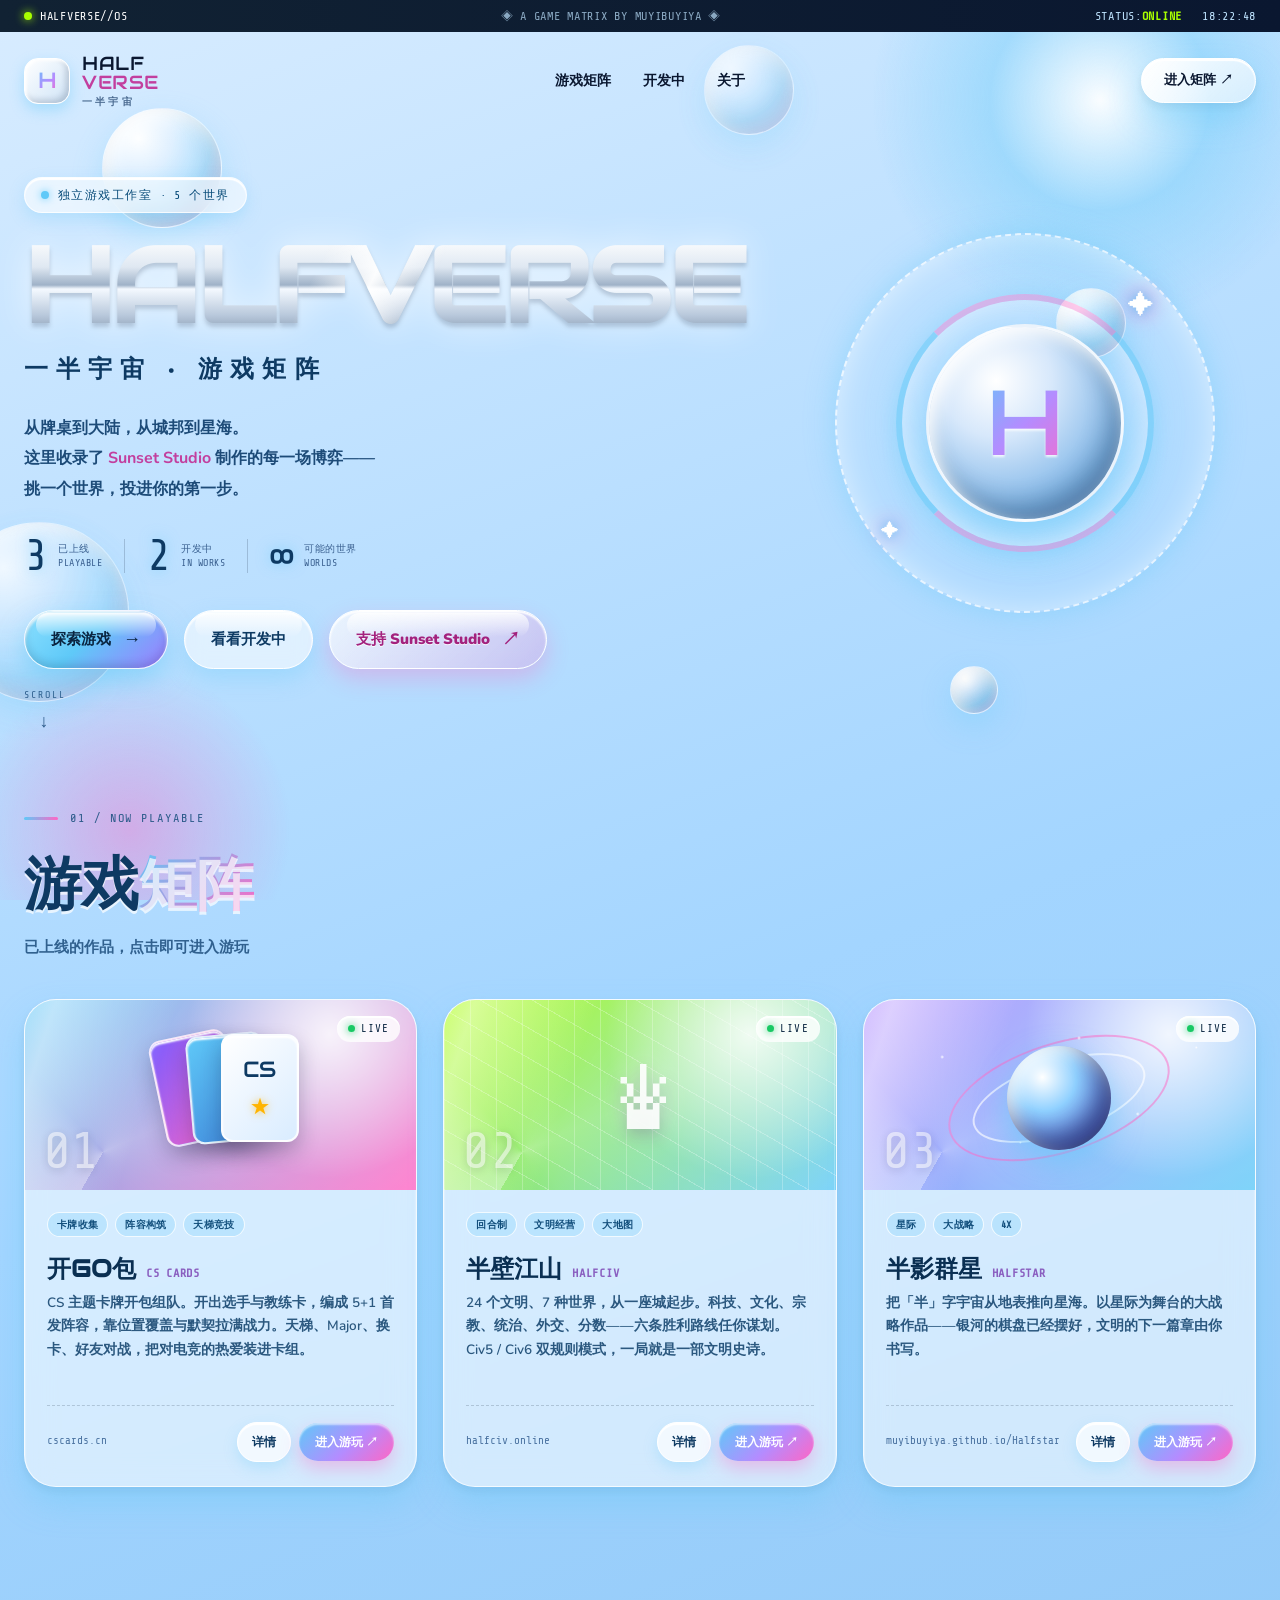
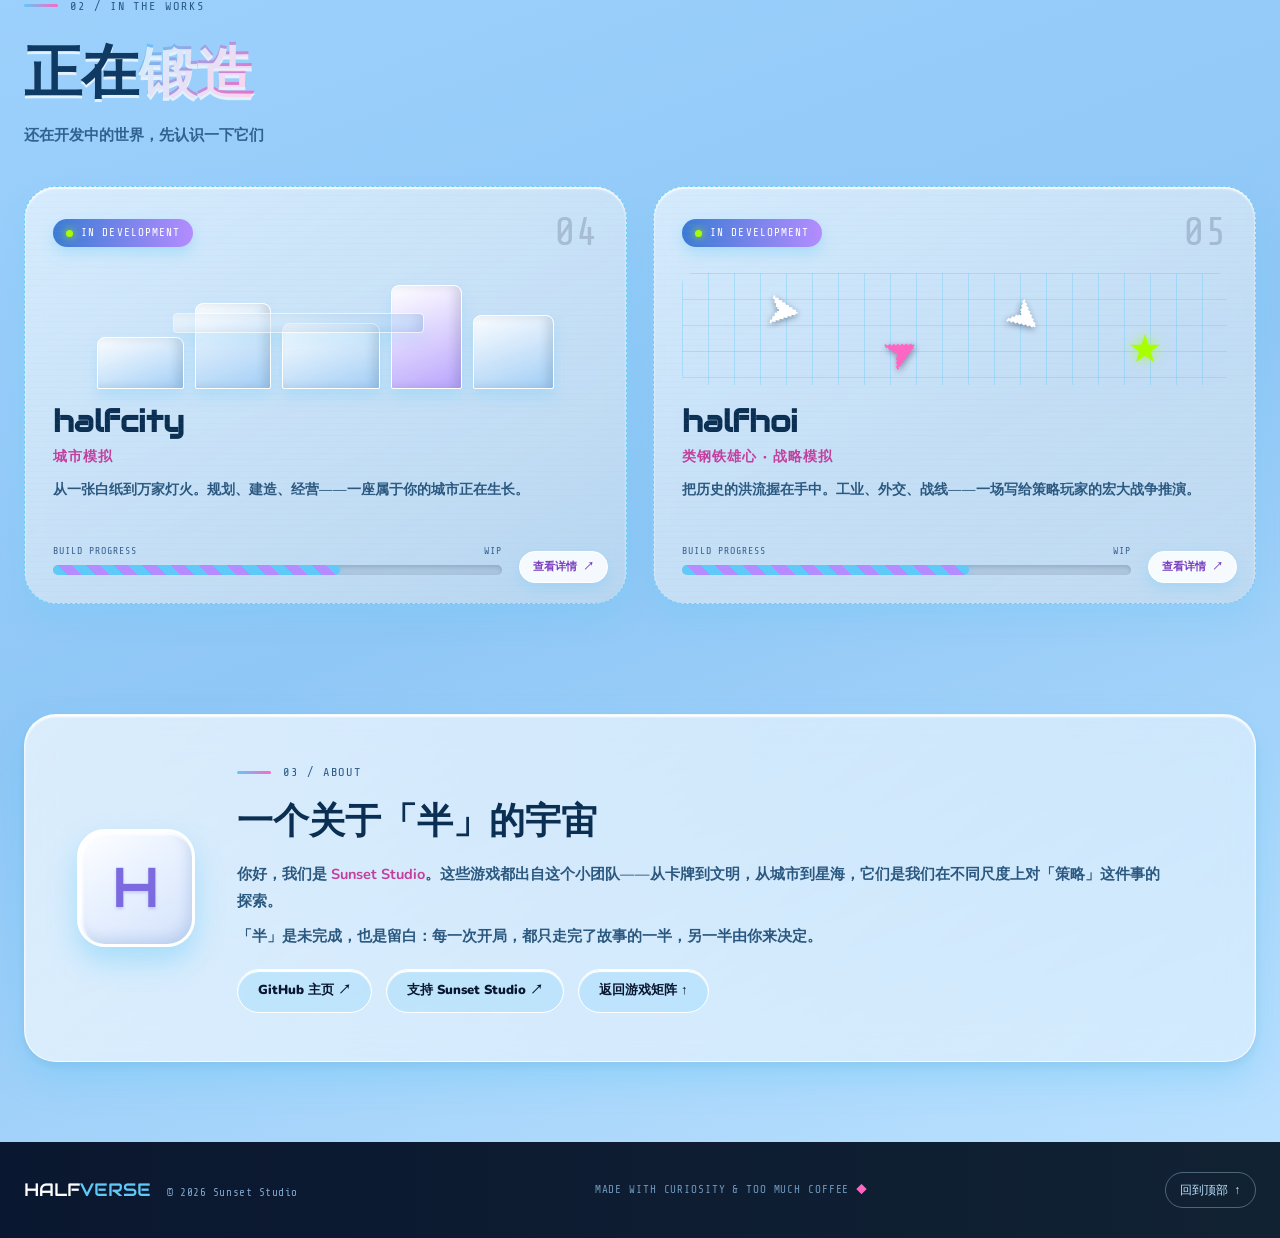
<file: index.html>
<!DOCTYPE html>
<html lang="zh-CN">
<head>
<meta charset="UTF-8">
<meta name="viewport" content="width=device-width, initial-scale=1.0">
<meta name="description" content="一半宇宙 HALFVERSE — 由 Sunset Studio 制作的游戏矩阵。开GO包、半壁江山、半影群星现已上线，halfcity、halfhoi 开发中。">
<meta name="theme-color" content="#a3d5ff">
<title>HALFVERSE · 一半宇宙 — 游戏矩阵</title>
<link rel="preconnect" href="https://fonts.googleapis.com">
<link rel="preconnect" href="https://fonts.gstatic.com" crossorigin>
<link href="https://fonts.googleapis.com/css2?family=Audiowide&family=Chakra+Petch:wght@500;600;700&family=Nunito:wght@400;600;700;800;900&family=Share+Tech+Mono&display=swap" rel="stylesheet">
<link rel="stylesheet" href="styles.css">
</head>
<body>

<!-- 背景层：漂浮气泡 + 镜头光晕 + 网格 -->
<div class="backdrop" aria-hidden="true">
  <div class="grid-floor"></div>
  <div class="orb orb-1"></div>
  <div class="orb orb-2"></div>
  <div class="orb orb-3"></div>
  <div class="orb orb-4"></div>
  <div class="orb orb-5"></div>
  <div class="lens-flare lens-flare-a"></div>
  <div class="lens-flare lens-flare-b"></div>
</div>

<!-- 系统状态条 -->
<div class="sysbar" aria-hidden="true">
  <div class="sysbar-inner">
    <span class="sysbar-brand"><span class="sys-led"></span>HALFVERSE//OS</span>
    <span class="sysbar-mid">◈ A GAME MATRIX BY MUYIBUYIYA ◈</span>
    <span class="sysbar-right">STATUS:<b>ONLINE</b> &nbsp; <span id="sysclock">00:00:00</span></span>
  </div>
</div>

<!-- 导航 -->
<header class="topnav">
  <a class="logo" href="#top">
    <span class="logo-mark" aria-hidden="true">
      <span class="logo-glyph">H</span>
    </span>
    <span class="logo-text">HALF<span class="logo-accent">VERSE</span><small>一半宇宙</small></span>
  </a>
  <nav class="nav-links" aria-label="主导航">
    <a href="#games">游戏矩阵</a>
    <a href="#pipeline">开发中</a>
    <a href="#about">关于</a>
  </nav>
  <a class="nav-cta" href="#games">进入矩阵 <span aria-hidden="true">↗</span></a>
</header>

<main id="top">

  <!-- HERO -->
  <section class="hero">
    <div class="hero-content">
      <div class="hero-badge"><span class="badge-dot"></span> 独立游戏工作室 · 5 个世界</div>

      <h1 class="hero-title">
        <span class="chrome-line" data-text="HALFVERSE">HALFVERSE</span>
        <span class="hero-cn">一半宇宙 · 游戏矩阵</span>
      </h1>

      <p class="hero-desc">
        从牌桌到大陆，从城邦到星海。<br>
        这里收录了 <strong>Sunset Studio</strong> 制作的每一场博弈——<br class="only-desktop">
        挑一个世界，投进你的第一步。
      </p>

      <div class="hero-stats">
        <div class="stat">
          <span class="stat-num" data-count="3">3</span>
          <span class="stat-label">已上线<br>PLAYABLE</span>
        </div>
        <div class="stat-sep"></div>
        <div class="stat">
          <span class="stat-num" data-count="2">2</span>
          <span class="stat-label">开发中<br>IN WORKS</span>
        </div>
        <div class="stat-sep"></div>
        <div class="stat">
          <span class="stat-num">∞</span>
          <span class="stat-label">可能的世界<br>WORLDS</span>
        </div>
      </div>

      <div class="hero-actions">
        <a class="jelly-btn jelly-primary" href="#games">
          <span class="btn-gloss"></span>
          <span class="btn-label">探索游戏</span>
          <span class="btn-arrow" aria-hidden="true">→</span>
        </a>
        <a class="jelly-btn jelly-ghost" href="#pipeline">
          <span class="btn-gloss"></span>
          <span class="btn-label">看看开发中</span>
        </a>
        <a class="jelly-btn jelly-support" href="https://space.bilibili.com/351545906?spm_id_from=333.1007.0.0" target="_blank" rel="noopener noreferrer">
          <span class="btn-gloss"></span>
          <span class="btn-label">支持 Sunset Studio</span>
          <span class="btn-arrow" aria-hidden="true">↗</span>
        </a>
      </div>
    </div>

    <div class="hero-emblem" aria-hidden="true">
      <div class="emblem-ring ring-outer"></div>
      <div class="emblem-ring ring-mid"></div>
      <div class="emblem-core">
        <span>H</span>
      </div>
      <div class="emblem-spark spark-1">✦</div>
      <div class="emblem-spark spark-2">✦</div>
    </div>

    <a class="scroll-cue" href="#games" aria-label="向下滚动">
      <span>SCROLL</span>
      <span class="scroll-arrow" aria-hidden="true">↓</span>
    </a>
  </section>

  <!-- 游戏矩阵 -->
  <section class="section" id="games">
    <div class="section-head">
      <div class="section-kicker"><span class="kicker-line"></span> 01 / NOW PLAYABLE</div>
      <h2 class="section-title">游戏<span>矩阵</span></h2>
      <p class="section-sub">已上线的作品，点击即可进入游玩</p>
    </div>

    <div class="game-grid">

      <!-- 开GO包 -->
      <article class="game-card clickable" data-detail="cscards" style="--card-a:#5fc9f8; --card-b:#ff66c4;">
        <span class="detail-hint">查看详情 ↗</span>
        <div class="card-visual visual-cards" aria-hidden="true">
          <div class="viz-card viz-card-back"></div>
          <div class="viz-card viz-card-mid"></div>
          <div class="viz-card viz-card-front">
            <span class="viz-card-suit">CS</span>
            <span class="viz-card-star">★</span>
          </div>
          <span class="card-index">01</span>
          <span class="card-status"><span class="dot-live"></span> LIVE</span>
        </div>
        <div class="card-body">
          <div class="card-tags">
            <span class="tag">卡牌收集</span><span class="tag">阵容构筑</span><span class="tag">天梯竞技</span>
          </div>
          <h3 class="card-title">开GO包<small>CS CARDS</small></h3>
          <p class="card-desc">CS 主题卡牌开包组队。开出选手与教练卡，编成 5+1 首发阵容，靠位置覆盖与默契拉满战力。天梯、Major、换卡、好友对战，把对电竞的热爱装进卡组。</p>
          <div class="card-foot">
            <span class="card-domain">cscards.cn</span>
            <span class="card-actions">
              <a class="detail-btn" href="game.html?g=cscards">详情</a>
              <a class="play-btn" href="https://cscards.cn" target="_blank" rel="noopener noreferrer">
                进入游玩 <span aria-hidden="true">↗</span>
              </a>
            </span>
          </div>
        </div>
      </article>

      <!-- 半壁江山 -->
      <article class="game-card clickable" data-detail="halfciv" style="--card-a:#a8ff00; --card-b:#5fc9f8;">
        <span class="detail-hint">查看详情 ↗</span>
        <div class="card-visual visual-civ" aria-hidden="true">
          <div class="viz-hex-grid"></div>
          <div class="viz-crown">♛</div>
          <span class="card-index">02</span>
          <span class="card-status"><span class="dot-live"></span> LIVE</span>
        </div>
        <div class="card-body">
          <div class="card-tags">
            <span class="tag">回合制</span><span class="tag">文明经营</span><span class="tag">大地图</span>
          </div>
          <h3 class="card-title">半壁江山<small>HALFCIV</small></h3>
          <p class="card-desc">24 个文明、7 种世界，从一座城起步。科技、文化、宗教、统治、外交、分数——六条胜利路线任你谋划。Civ5 / Civ6 双规则模式，一局就是一部文明史诗。</p>
          <div class="card-foot">
            <span class="card-domain">halfciv.online</span>
            <span class="card-actions">
              <a class="detail-btn" href="game.html?g=halfciv">详情</a>
              <a class="play-btn" href="https://halfciv.online" target="_blank" rel="noopener noreferrer">
                进入游玩 <span aria-hidden="true">↗</span>
              </a>
            </span>
          </div>
        </div>
      </article>

      <!-- 半影群星 -->
      <article class="game-card clickable" data-detail="halfstar" style="--card-a:#b48cff; --card-b:#5fc9f8;">
        <span class="detail-hint">查看详情 ↗</span>
        <div class="card-visual visual-stars" aria-hidden="true">
          <div class="viz-orbit orbit-1"></div>
          <div class="viz-orbit orbit-2"></div>
          <div class="viz-planet"></div>
          <div class="viz-starfield"></div>
          <span class="card-index">03</span>
          <span class="card-status"><span class="dot-live"></span> LIVE</span>
        </div>
        <div class="card-body">
          <div class="card-tags">
            <span class="tag">星际</span><span class="tag">大战略</span><span class="tag">4X</span>
          </div>
          <h3 class="card-title">半影群星<small>HALFSTAR</small></h3>
          <p class="card-desc">把「半」字宇宙从地表推向星海。以星际为舞台的大战略作品——银河的棋盘已经摆好，文明的下一篇章由你书写。</p>
          <div class="card-foot">
            <span class="card-domain">muyibuyiya.github.io/Halfstar</span>
            <span class="card-actions">
              <a class="detail-btn" href="game.html?g=halfstar">详情</a>
              <a class="play-btn" href="https://muyibuyiya.github.io/Halfstar/" target="_blank" rel="noopener noreferrer">
                进入游玩 <span aria-hidden="true">↗</span>
              </a>
            </span>
          </div>
        </div>
      </article>

    </div>
  </section>

  <!-- 开发中 -->
  <section class="section section-pipeline" id="pipeline">
    <div class="section-head">
      <div class="section-kicker"><span class="kicker-line"></span> 02 / IN THE WORKS</div>
      <h2 class="section-title">正在<span>锻造</span></h2>
      <p class="section-sub">还在开发中的世界，先认识一下它们</p>
    </div>

    <div class="pipeline-grid">

      <article class="wip-card clickable" data-detail="halfcity">
        <a class="wip-link" href="game.html?g=halfcity" aria-label="查看 halfcity 详情">查看详情 ↗</a>
        <div class="wip-scanline" aria-hidden="true"></div>
        <div class="wip-top">
          <span class="wip-badge"><span class="wip-pulse"></span> IN DEVELOPMENT</span>
          <span class="wip-num">04</span>
        </div>
        <div class="wip-icon" aria-hidden="true">
          <div class="city-block b1"></div><div class="city-block b2"></div>
          <div class="city-block b3"></div><div class="city-block b4"></div>
          <div class="city-block b5"></div><div class="city-block b6"></div>
        </div>
        <h3 class="wip-title">halfcity</h3>
        <p class="wip-zh">城市模拟</p>
        <p class="wip-desc">从一张白纸到万家灯火。规划、建造、经营——一座属于你的城市正在生长。</p>
        <div class="progress-wrap">
          <div class="progress-label"><span>BUILD PROGRESS</span><span>WIP</span></div>
          <div class="progress-track"><div class="progress-fill"></div></div>
        </div>
      </article>

      <article class="wip-card clickable" data-detail="halfhoi">
        <a class="wip-link" href="game.html?g=halfhoi" aria-label="查看 halfhoi 详情">查看详情 ↗</a>
        <div class="wip-scanline" aria-hidden="true"></div>
        <div class="wip-top">
          <span class="wip-badge"><span class="wip-pulse"></span> IN DEVELOPMENT</span>
          <span class="wip-num">05</span>
        </div>
        <div class="wip-icon wip-icon-hoi" aria-hidden="true">
          <div class="hoi-grid"></div>
          <div class="hoi-arrow a1">➤</div>
          <div class="hoi-arrow a2">➤</div>
          <div class="hoi-arrow a3">➤</div>
          <div class="hoi-star">★</div>
        </div>
        <h3 class="wip-title">halfhoi</h3>
        <p class="wip-zh">类钢铁雄心 · 战略模拟</p>
        <p class="wip-desc">把历史的洪流握在手中。工业、外交、战线——一场写给策略玩家的宏大战争推演。</p>
        <div class="progress-wrap">
          <div class="progress-label"><span>BUILD PROGRESS</span><span>WIP</span></div>
          <div class="progress-track"><div class="progress-fill"></div></div>
        </div>
      </article>

    </div>
  </section>

  <!-- 关于 -->
  <section class="about" id="about">
    <div class="about-glass">
      <div class="about-emblem" aria-hidden="true">H</div>
      <div class="about-copy">
        <div class="section-kicker"><span class="kicker-line"></span> 03 / ABOUT</div>
        <h2 class="about-title">一个关于「半」的宇宙</h2>
        <p>你好，我们是 <strong>Sunset Studio</strong>。这些游戏都出自这个小团队——从卡牌到文明，从城市到星海，它们是我们在不同尺度上对「策略」这件事的探索。</p>
        <p>「半」是未完成，也是留白：每一次开局，都只走完了故事的一半，另一半由你来决定。</p>
        <div class="about-links">
          <a href="https://github.com/muyibuyiya" target="_blank" rel="noopener noreferrer">GitHub 主页 <span aria-hidden="true">↗</span></a>
          <a href="https://space.bilibili.com/351545906?spm_id_from=333.1007.0.0" target="_blank" rel="noopener noreferrer">支持 Sunset Studio <span aria-hidden="true">↗</span></a>
          <a href="#games">返回游戏矩阵 <span aria-hidden="true">↑</span></a>
        </div>
      </div>
    </div>
  </section>

</main>

<!-- 页脚 -->
<footer class="footer">
  <div class="footer-inner">
    <div class="footer-brand">HALF<span>VERSE</span> <small>© 2026 Sunset Studio</small></div>
    <div class="footer-note">MADE WITH CURIOSITY &amp; TOO MUCH COFFEE <span class="footer-heart">◆</span></div>
    <a class="backtop" href="#top">回到顶部 ↑</a>
  </div>
</footer>

<script src="script.js"></script>
</body>
</html>
</file>
<file: styles.css>
/* ============================================================
   HALFVERSE — Y2K / Frutiger Aero Retrofuturism
   Recipe palette + tokens (from web-design-engineer style recipe)
   ground #A3D5FF / chrome #E0E4EA · glass cyan→magenta
   chrome #C4C9D2→#F2F4F8 · acid #A8FF00 · ink #000/#FFF
   ============================================================ */
:root{
  --ground:#a3d5ff;
  --ground-2:#c9e6ff;
  --silver:#e0e4ea;
  --cyan:#5fc9f8;
  --magenta:#ff66c4;
  --violet:#b48cff;
  --acid:#a8ff00;
  --ink:#0a1730;
  --white:#ffffff;
  --glass-bg:rgba(255,255,255,.55);
  --glass-line:rgba(255,255,255,.75);
  --glass-shadow:0 16px 32px rgba(95,201,248,.35), 0 4px 10px rgba(10,23,48,.08);

  --r-sm:16px;
  --r-md:24px;
  --r-lg:32px;
  --r-pill:9999px;

  --spring:cubic-bezier(.34,1.56,.64,1);
  --ease:cubic-bezier(.22,1,.36,1);

  --font-display:'Audiowide', 'Chakra Petch', sans-serif;
  --font-body:'Nunito','Microsoft YaHei','PingFang SC',sans-serif;
  --font-mono:'Share Tech Mono',monospace;
}

*,*::before,*::after{box-sizing:border-box;margin:0;padding:0;}
html{scroll-behavior:smooth;}
body{
  font-family:var(--font-body);
  color:var(--ink);
  background:linear-gradient(160deg,#d8ecff 0%,var(--ground) 38%,#8fc7f6 72%,#bfe3ff 100%);
  min-height:100vh;
  overflow-x:hidden;
  line-height:1.5;
  text-wrap:pretty;
}
a{color:inherit;text-decoration:none;}
img{max-width:100%;display:block;}
::selection{background:var(--magenta);color:#fff;}

/* 光标：非交互区域统一箭头，避免整页出现 I 形文本输入光标（靠继承传递，按钮内部文字仍为手型） */
html,body{cursor:default;}
a,button,[role="button"],a *,button *{cursor:pointer;}
input,textarea,[contenteditable="true"]{cursor:text;}
/* 仅改变光标形态，不影响文本选中与复制 */

/* ---------- 背景层 ---------- */
.backdrop{position:fixed;inset:0;z-index:0;pointer-events:none;overflow:hidden;}
.grid-floor{
  position:absolute;left:-20%;right:-20%;bottom:-30%;height:90%;
  background-image:linear-gradient(rgba(255,255,255,.35) 1px,transparent 1px),
                   linear-gradient(90deg,rgba(255,255,255,.35) 1px,transparent 1px);
  background-size:64px 64px;
  transform:perspective(420px) rotateX(62deg);
  transform-origin:bottom center;
  mask-image:linear-gradient(transparent,rgba(0,0,0,.55));
  -webkit-mask-image:linear-gradient(transparent,rgba(0,0,0,.55));
  opacity:.7;
}
.orb{
  position:absolute;border-radius:50%;
  background:radial-gradient(circle at 30% 25%,rgba(255,255,255,.95),rgba(255,255,255,.35) 28%,rgba(95,201,248,.28) 60%,rgba(255,102,196,.22) 100%);
  box-shadow:inset -8px -12px 24px rgba(10,23,48,.12),inset 8px 10px 20px rgba(255,255,255,.9),0 12px 30px rgba(95,201,248,.28);
  border:1px solid rgba(255,255,255,.6);
  animation:float 14s ease-in-out infinite;
}
.orb-1{width:120px;height:120px;top:12%;left:8%;animation-delay:0s;}
.orb-2{width:70px;height:70px;top:32%;right:12%;animation-delay:-3s;}
.orb-3{width:180px;height:180px;top:58%;left:-4%;animation-delay:-6s;opacity:.8;}
.orb-4{width:48px;height:48px;top:74%;right:22%;animation-delay:-9s;}
.orb-5{width:90px;height:90px;top:5%;right:38%;animation-delay:-11s;opacity:.7;}
@keyframes float{0%,100%{transform:translateY(0) translateX(0)}33%{transform:translateY(-26px) translateX(10px)}66%{transform:translateY(14px) translateX(-12px)}}
.lens-flare{position:absolute;border-radius:50%;mix-blend-mode:screen;}
.lens-flare-a{width:520px;height:520px;top:-160px;right:-80px;background:radial-gradient(circle,rgba(255,255,255,.9),rgba(95,201,248,.35) 30%,transparent 62%);animation:pulseGlow 7s ease-in-out infinite;}
.lens-flare-b{width:380px;height:380px;bottom:-120px;left:-60px;background:radial-gradient(circle,rgba(255,102,196,.4),transparent 60%);animation:pulseGlow 9s ease-in-out infinite reverse;}
@keyframes pulseGlow{0%,100%{opacity:.55;transform:scale(1)}50%{opacity:.9;transform:scale(1.12)}}

/* ---------- 系统状态条 ---------- */
.sysbar{position:relative;z-index:30;background:linear-gradient(90deg,#123, #0a1730);color:#bfe4ff;font-family:var(--font-mono);font-size:12px;letter-spacing:.06em;}
.sysbar-inner{max-width:1280px;margin:0 auto;padding:7px 24px;display:flex;justify-content:space-between;align-items:center;gap:16px;}
.sysbar-brand{color:#fff;}
.sys-led{display:inline-block;width:8px;height:8px;border-radius:50%;background:var(--acid);box-shadow:0 0 10px var(--acid);margin-right:8px;animation:blink 2s steps(1) infinite;}
@keyframes blink{0%,70%{opacity:1}71%,100%{opacity:.3}}
.sysbar-mid{opacity:.7;}
.sysbar-right b{color:var(--acid);}
@media(max-width:640px){.sysbar-mid{display:none;}}

/* ---------- 导航 ---------- */
.topnav{position:relative;z-index:20;max-width:1280px;margin:0 auto;padding:22px 24px;display:flex;align-items:center;justify-content:space-between;gap:20px;}
.logo{display:flex;align-items:center;gap:12px;}
.logo-mark{
  width:46px;height:46px;border-radius:14px;display:grid;place-items:center;
  background:linear-gradient(135deg,#fff,#cfe4f7);
  box-shadow:inset 2px 2px 3px #fff,inset -3px -3px 6px rgba(10,23,48,.18),0 6px 14px rgba(95,201,248,.4);
  border:1px solid #fff;
}
.logo-glyph{font-family:var(--font-display);font-size:22px;
  background:linear-gradient(135deg,var(--cyan),var(--violet) 55%,var(--magenta));
  -webkit-background-clip:text;background-clip:text;color:transparent;}
.logo-text{font-family:var(--font-display);font-size:19px;letter-spacing:.03em;line-height:1;display:flex;flex-direction:column;color:var(--ink);}
.logo-accent{color:#c23f9e;}
.logo-text small{font-family:var(--font-body);font-weight:800;font-size:10px;letter-spacing:.32em;color:#4a6a90;margin-top:5px;}
.nav-links{display:flex;gap:32px;font-weight:800;font-size:14px;}
.nav-links a{position:relative;padding:6px 0;transition:color .2s;}
.nav-links a::after{content:'';position:absolute;left:0;bottom:0;width:0;height:3px;border-radius:3px;background:linear-gradient(90deg,var(--cyan),var(--magenta));transition:width .3s var(--ease);}
.nav-links a:hover{color:#c23f9e;}
.nav-links a:hover::after{width:100%;}
.nav-cta{
  font-weight:900;font-size:13px;padding:12px 22px;border-radius:var(--r-pill);
  background:linear-gradient(135deg,#fff,rgba(255,255,255,.5));
  border:1px solid #fff;box-shadow:var(--glass-shadow),inset 0 2px 1px #fff;
  transition:transform .35s var(--spring),box-shadow .3s;
}
.nav-cta:hover{transform:translateY(-3px) scale(1.03);box-shadow:0 20px 40px rgba(95,201,248,.45);}
@media(max-width:860px){.nav-links{display:none;} .nav-cta{padding:10px 16px;}}

/* ---------- HERO ---------- */
.hero{position:relative;z-index:10;max-width:1280px;margin:0 auto;padding:48px 24px 60px;display:grid;grid-template-columns:1.25fr .75fr;align-items:center;min-height:600px;}
.hero-content{position:relative;z-index:2;}
.hero-badge{
  display:inline-flex;align-items:center;gap:9px;font-family:var(--font-mono);font-size:12px;letter-spacing:.12em;
  padding:8px 16px;border-radius:var(--r-pill);color:#0a4d7a;
  background:var(--glass-bg);border:1px solid var(--glass-line);
  box-shadow:inset 0 2px 1px #fff,0 6px 16px rgba(95,201,248,.25);backdrop-filter:blur(10px);
}
.badge-dot{width:8px;height:8px;border-radius:50%;background:var(--cyan);box-shadow:0 0 8px var(--cyan);}
.hero-title{margin:24px 0 0;}
.chrome-line{
  display:block;font-family:var(--font-display);font-size:clamp(56px,8.2vw,112px);line-height:.95;letter-spacing:-.02em;position:relative;
  background:linear-gradient(180deg,#ffffff 0%,#dfe8f2 30%,#9fb2c8 48%,#f4f9ff 52%,#b9c9dc 78%,#7f93ab 100%);
  -webkit-background-clip:text;background-clip:text;color:transparent;
  filter:drop-shadow(0 4px 2px rgba(10,23,48,.18)) drop-shadow(0 0 18px rgba(255,255,255,.7));
}
.chrome-line::after{
  content:attr(data-text);position:absolute;left:0;top:0;
  background:linear-gradient(115deg,transparent 40%,rgba(255,255,255,.95) 48%,transparent 56%);
  -webkit-background-clip:text;background-clip:text;color:transparent;
  animation:shine 5.5s ease-in-out infinite;
}
@keyframes shine{0%,60%{transform:translateX(-40%);opacity:0}70%{opacity:1}100%{transform:translateX(30%);opacity:0}}
.hero-cn{display:block;margin-top:14px;font-size:clamp(17px,2.2vw,24px);font-weight:900;letter-spacing:.34em;color:#0e3a63;}
.hero-desc{margin:26px 0 0;font-size:16px;font-weight:700;color:#1d4b78;line-height:1.9;}
.hero-desc strong{color:#c23f9e;}
.only-desktop{display:block;}
.hero-stats{display:flex;align-items:center;gap:22px;margin:30px 0 32px;}
.stat{display:flex;align-items:center;gap:10px;}
.stat-num{font-family:var(--font-mono);font-size:44px;line-height:1;color:#0e3a63;text-shadow:0 0 14px rgba(95,201,248,.6);}
.stat-label{font-family:var(--font-mono);font-size:10px;line-height:1.35;letter-spacing:.05em;color:#3a6090;}
.stat-sep{width:1px;height:34px;background:rgba(10,23,48,.18);}
.hero-actions{display:flex;gap:16px;flex-wrap:wrap;}

/* 果冻按钮 */
.jelly-btn{position:relative;display:inline-flex;align-items:center;gap:12px;padding:15px 26px;border-radius:var(--r-pill);font-weight:900;font-size:15px;overflow:hidden;transition:transform .4s var(--spring),box-shadow .3s;}
.jelly-btn:hover{transform:translateY(-4px) scale(1.04);}
.jelly-btn:active{transform:translateY(1px) scale(.98);}
.btn-gloss{position:absolute;top:2px;left:8%;right:8%;height:42%;border-radius:var(--r-pill);background:linear-gradient(rgba(255,255,255,.85),rgba(255,255,255,0));pointer-events:none;}
.btn-label,.btn-arrow{position:relative;z-index:2;}
.jelly-primary{color:#0a2540;background:linear-gradient(135deg,#8ce0ff,#5fc9f8 45%,#9d7bff);border:1px solid rgba(255,255,255,.9);box-shadow:inset 0 -4px 8px rgba(10,23,48,.15),inset 0 3px 3px rgba(255,255,255,.9),0 12px 26px rgba(95,201,248,.5);}
.jelly-primary:hover{box-shadow:inset 0 -4px 8px rgba(10,23,48,.15),inset 0 3px 3px rgba(255,255,255,.9),0 18px 36px rgba(95,201,248,.65);}
.jelly-ghost{color:#0e3a63;background:rgba(255,255,255,.55);border:1px solid #fff;backdrop-filter:blur(10px);box-shadow:inset 0 2px 2px #fff,0 10px 22px rgba(95,201,248,.3);}
.jelly-support{color:#a3227e;background:linear-gradient(135deg,rgba(255,255,255,.7),rgba(255,102,196,.22));border:1px solid #fff;backdrop-filter:blur(10px);box-shadow:inset 0 2px 2px #fff,0 10px 22px rgba(255,102,196,.3);}
.jelly-support .btn-label{text-shadow:0 1px 0 rgba(255,255,255,.8);}
.jelly-support:hover{box-shadow:inset 0 2px 2px #fff,0 16px 30px rgba(255,102,196,.45);}
.btn-arrow{font-size:18px;transition:transform .3s var(--spring);}
.jelly-support:hover .btn-arrow{transform:translate(3px,-3px);}
.jelly-primary:hover .btn-arrow{transform:translateX(5px);}

/* HERO 徽章装置 */
.hero-emblem{position:relative;width:min(34vw,380px);aspect-ratio:1;justify-self:center;display:grid;place-items:center;animation:bob 6s ease-in-out infinite;}
@keyframes bob{0%,100%{transform:translateY(0) rotate(0)}50%{transform:translateY(-12px) rotate(3deg)}}
.emblem-ring{position:absolute;border-radius:50%;border:2px solid rgba(255,255,255,.7);box-shadow:inset 0 0 30px rgba(255,255,255,.5),0 0 30px rgba(95,201,248,.4);}
.ring-outer{inset:0;border-style:dashed;animation:spin 26s linear infinite;}
.ring-mid{inset:16%;border-width:6px;border-color:rgba(255,102,196,.35) rgba(95,201,248,.55);animation:spin 14s linear infinite reverse;}
@keyframes spin{to{transform:rotate(360deg)}}
.emblem-core{
  width:52%;aspect-ratio:1;border-radius:50%;display:grid;place-items:center;
  background:radial-gradient(circle at 35% 28%,#fff,#d7e8fb 30%,#7fb6e8 70%,#5a8fd0);
  box-shadow:inset 6px 8px 16px rgba(255,255,255,.95),inset -10px -14px 24px rgba(10,23,48,.3),0 20px 44px rgba(95,201,248,.55);
  border:3px solid rgba(255,255,255,.85);
}
.emblem-core span{font-family:var(--font-display);font-size:clamp(48px,8vw,92px);
  background:linear-gradient(135deg,var(--cyan),var(--violet) 50%,var(--magenta));
  -webkit-background-clip:text;background-clip:text;color:transparent;
  filter:drop-shadow(0 2px 1px rgba(255,255,255,.8));}
.emblem-spark{position:absolute;font-size:26px;color:#fff;text-shadow:0 0 12px var(--cyan),0 0 22px var(--magenta);animation:twinkle 2.4s ease-in-out infinite;}
.spark-1{top:14%;right:16%;}.spark-2{bottom:18%;left:12%;animation-delay:-1.2s;font-size:18px;}
@keyframes twinkle{0%,100%{opacity:.25;transform:scale(.7) rotate(0)}50%{opacity:1;transform:scale(1.25) rotate(45deg)}}
.scroll-cue{position:absolute;bottom:-6px;left:24px;display:flex;flex-direction:column;align-items:center;gap:6px;font-family:var(--font-mono);font-size:10px;letter-spacing:.2em;color:#2c5b8a;}
.scroll-arrow{font-size:18px;animation:bounceDown 1.8s var(--ease) infinite;}
@keyframes bounceDown{0%,100%{transform:translateY(0)}50%{transform:translateY(7px)}}
@media(max-width:900px){.hero{grid-template-columns:1fr;padding-top:24px;}.hero-emblem{width:min(52vw,280px);order:-1;margin-bottom:8px;}.chrome-line{font-size:clamp(48px,12vw,84px);}}

/* ---------- 通用 section ---------- */
.section{position:relative;z-index:10;max-width:1280px;margin:0 auto;padding:80px 24px 20px;}
.section-head{margin-bottom:40px;}
.section-kicker{font-family:var(--font-mono);font-size:12px;letter-spacing:.16em;color:#2c5b8a;display:flex;align-items:center;gap:12px;}
.kicker-line{width:34px;height:3px;border-radius:3px;background:linear-gradient(90deg,var(--cyan),var(--magenta));}
.section-title{font-family:var(--font-display);font-size:clamp(36px,5vw,58px);letter-spacing:-.01em;margin:14px 0 8px;color:#0e3a63;text-shadow:0 3px 0 rgba(255,255,255,.7);}
.section-title span{background:linear-gradient(135deg,var(--cyan),var(--magenta));-webkit-background-clip:text;background-clip:text;color:transparent;}
.section-sub{font-weight:700;color:#31618f;font-size:15px;}

/* ---------- 游戏卡片 ---------- */
.game-grid{display:grid;grid-template-columns:repeat(3,1fr);gap:26px;}
.game-card{
  border-radius:var(--r-lg);overflow:hidden;position:relative;
  background:var(--glass-bg);border:1.5px solid var(--glass-line);
  box-shadow:var(--glass-shadow),inset 0 2px 2px rgba(255,255,255,.9);
  backdrop-filter:blur(14px);
  transition:transform .5s var(--spring),box-shadow .4s;
}
.game-card:hover{transform:translateY(-10px);box-shadow:0 30px 60px rgba(95,201,248,.5),0 0 0 1px rgba(255,255,255,.9) inset,0 0 40px rgba(255,102,196,.18);}

/* 卡面视觉：全部 CSS 绘制，无图片 */
.card-visual{position:relative;height:190px;overflow:hidden;background:linear-gradient(135deg,var(--card-a),var(--card-b));isolation:isolate;}
.card-visual::before{
  content:'';position:absolute;inset:0;
  background:radial-gradient(circle at 78% 18%,rgba(255,255,255,.85),transparent 42%),
             conic-gradient(from 210deg at 20% 80%,rgba(255,255,255,.35),transparent 30%,rgba(255,255,255,.25) 60%,transparent);
  mix-blend-mode:screen;
}
.card-visual::after{
  content:'';position:absolute;left:-30%;top:-60%;width:60%;height:220%;
  background:linear-gradient(90deg,transparent,rgba(255,255,255,.55),transparent);
  transform:rotate(18deg);animation:cardShine 6s ease-in-out infinite;
}
@keyframes cardShine{0%,55%{left:-40%}80%,100%{left:120%}}
.card-index{position:absolute;left:18px;bottom:12px;font-family:var(--font-mono);font-size:52px;color:rgba(255,255,255,.55);line-height:1;z-index:3;text-shadow:0 2px 8px rgba(10,23,48,.15);}
.card-status{position:absolute;right:16px;top:16px;z-index:3;font-family:var(--font-mono);font-size:11px;letter-spacing:.1em;color:#0a2540;background:rgba(255,255,255,.8);padding:5px 11px;border-radius:var(--r-pill);box-shadow:inset 0 2px 1px #fff;display:flex;align-items:center;gap:6px;}
.dot-live{width:7px;height:7px;border-radius:50%;background:#18c964;box-shadow:0 0 8px #18c964;}

/* 开GO包 卡面：叠放的卡牌 */
.visual-cards .viz-card{position:absolute;width:78px;height:108px;border-radius:12px;top:34px;left:50%;border:2px solid rgba(255,255,255,.85);box-shadow:0 10px 20px rgba(10,23,48,.25),inset 0 2px 2px #fff;transition:transform .5s var(--spring);}
.game-card:hover .viz-card-back{transform:translateX(-84px) rotate(-14deg);}
.game-card:hover .viz-card-mid{transform:translateX(-42px) rotate(-6deg);}
.game-card:hover .viz-card-front{transform:translateX(0) rotate(0) translateY(-6px);}
.viz-card-back{background:linear-gradient(135deg,#7d5cff,#ff66c4);transform:translateX(-64px) rotate(-12deg);}
.viz-card-mid{background:linear-gradient(135deg,#5fc9f8,#3a7bd5);transform:translateX(-32px) rotate(-5deg);}
.viz-card-front{background:linear-gradient(135deg,#ffffff,#d9ecff);display:flex;flex-direction:column;align-items:center;justify-content:center;gap:6px;}
.viz-card-suit{font-family:var(--font-display);font-size:22px;color:#0e3a63;}
.viz-card-star{color:#ffb400;font-size:20px;text-shadow:0 0 8px rgba(255,180,0,.7);}

/* 半壁江山 卡面：六边形网格 + 王冠 */
.visual-civ .viz-hex-grid{position:absolute;inset:0;background-image:repeating-linear-gradient(30deg,rgba(255,255,255,.35) 0 1px,transparent 1px 26px),repeating-linear-gradient(90deg,rgba(255,255,255,.35) 0 1px,transparent 1px 26px);opacity:.7;}
.viz-crown{position:absolute;left:50%;top:50%;transform:translate(-50%,-50%);font-size:104px;color:rgba(255,255,255,.9);text-shadow:0 6px 16px rgba(10,23,48,.25),0 0 24px rgba(255,255,255,.7);transition:transform .5s var(--spring);}
.game-card:hover .viz-crown{transform:translate(-50%,-50%) scale(1.14) rotate(-4deg);}

/* 半影群星 卡面：行星 + 轨道 */
.visual-stars .viz-planet{position:absolute;left:50%;top:52%;transform:translate(-50%,-50%);width:104px;height:104px;border-radius:50%;background:radial-gradient(circle at 34% 30%,#fff,#8fd0ff 34%,#5a6fd8 72%,#2b2a72);box-shadow:inset -12px -14px 22px rgba(10,23,48,.45),inset 8px 8px 18px rgba(255,255,255,.85),0 12px 30px rgba(95,201,248,.6);z-index:2;}
.viz-orbit{position:absolute;left:50%;top:52%;border:2px solid rgba(255,255,255,.65);border-radius:50%;transform:translate(-50%,-50%) rotate(-18deg);}
.orbit-1{width:180px;height:74px;animation:orbitSpin 12s linear infinite;}
.orbit-2{width:230px;height:110px;border-color:rgba(255,102,196,.5);animation:orbitSpin 18s linear infinite reverse;}
@keyframes orbitSpin{to{transform:translate(-50%,-50%) rotate(342deg)}}
.viz-starfield{position:absolute;inset:0;background-image:radial-gradient(2px 2px at 20% 30%,#fff,transparent),radial-gradient(2px 2px at 70% 60%,#fff,transparent),radial-gradient(1.5px 1.5px at 40% 75%,#fff,transparent),radial-gradient(1.5px 1.5px at 85% 25%,#fff,transparent),radial-gradient(2px 2px at 55% 20%,#fff,transparent);opacity:.9;}

/* 卡片正文 */
.card-body{padding:22px 22px 24px;position:relative;z-index:4;}
.card-tags{display:flex;gap:7px;flex-wrap:wrap;}
.tag{font-family:var(--font-mono);font-size:10px;letter-spacing:.03em;padding:4px 9px;border-radius:var(--r-pill);background:rgba(95,201,248,.22);border:1px solid rgba(255,255,255,.8);color:#124f7c;font-weight:700;}
.card-title{font-family:var(--font-display);font-size:24px;margin:14px 0 4px;color:#0a2f52;display:flex;align-items:baseline;gap:10px;flex-wrap:wrap;}
.card-title small{font-family:var(--font-mono);font-size:12px;color:#8a5fc0;letter-spacing:.06em;}
.card-desc{font-size:13.5px;font-weight:600;color:#2b587f;line-height:1.75;min-height:96px;}
.card-foot{display:flex;align-items:center;justify-content:space-between;gap:10px;margin-top:18px;padding-top:16px;border-top:1px dashed rgba(10,23,48,.18);}
.card-domain{font-family:var(--font-mono);font-size:11px;color:#4a72a0;overflow:hidden;text-overflow:ellipsis;white-space:nowrap;}
.play-btn{flex-shrink:0;font-weight:900;font-size:12px;padding:10px 16px;border-radius:var(--r-pill);color:#fff;background:linear-gradient(135deg,var(--cyan),var(--violet) 55%,var(--magenta));box-shadow:inset 0 2px 2px rgba(255,255,255,.6),0 8px 18px rgba(255,102,196,.35);transition:transform .35s var(--spring),box-shadow .3s;}
.play-btn:hover{transform:translateY(-3px) scale(1.05);box-shadow:inset 0 2px 2px rgba(255,255,255,.6),0 14px 26px rgba(255,102,196,.5);}
@media(max-width:980px){.game-grid{grid-template-columns:repeat(2,1fr);}}
@media(max-width:640px){.game-grid{grid-template-columns:1fr;}.card-desc{min-height:0;}}

/* ---------- 开发中 ---------- */
.section-pipeline{padding-top:90px;}
.pipeline-grid{display:grid;grid-template-columns:repeat(2,1fr);gap:26px;}
.wip-card{
  position:relative;overflow:hidden;border-radius:var(--r-lg);padding:26px 28px 28px;
  background:linear-gradient(150deg,rgba(255,255,255,.6),rgba(224,228,234,.5));
  border:1.5px dashed rgba(95,201,248,.85);
  box-shadow:inset 0 2px 2px rgba(255,255,255,.9),0 14px 28px rgba(95,201,248,.22);
  backdrop-filter:blur(10px);
}
.wip-scanline{position:absolute;inset:0;background:repeating-linear-gradient(0deg,transparent 0 5px,rgba(95,201,248,.05) 5px 6px);pointer-events:none;}
.wip-top{display:flex;align-items:center;justify-content:space-between;}
.wip-badge{font-family:var(--font-mono);font-size:11px;letter-spacing:.1em;color:#fff;background:linear-gradient(90deg,#3a7bd5,var(--violet));padding:6px 13px;border-radius:var(--r-pill);display:flex;align-items:center;gap:8px;box-shadow:0 6px 14px rgba(95,201,248,.35);}
.wip-pulse{width:7px;height:7px;border-radius:50%;background:var(--acid);box-shadow:0 0 8px var(--acid);animation:blink 1.4s steps(1) infinite;}
.wip-num{font-family:var(--font-mono);font-size:40px;color:rgba(10,23,48,.18);line-height:1;}
.wip-icon{position:relative;height:120px;margin:16px 0 10px;}
/* halfcity 城市 */
.city-block{position:absolute;bottom:0;border-radius:8px 8px 2px 2px;background:linear-gradient(160deg,rgba(255,255,255,.95),rgba(150,200,245,.75));border:1px solid #fff;box-shadow:inset -6px 0 10px rgba(10,23,48,.12),0 8px 14px rgba(95,201,248,.25);}
.b1{left:8%;width:16%;height:52px;}.b2{left:26%;width:14%;height:86px;}.b3{left:42%;width:18%;height:66px;}
.b4{left:62%;width:13%;height:104px;background:linear-gradient(160deg,#fff,rgba(180,140,255,.7));}.b5{left:77%;width:15%;height:74px;}.b6{left:22%;width:46%;height:20px;border-radius:4px;bottom:56px;opacity:.6;}
/* halfhoi 战略地图 */
.hoi-grid{position:absolute;inset:4px 0;background-image:linear-gradient(rgba(95,201,248,.35) 1px,transparent 1px),linear-gradient(90deg,rgba(95,201,248,.35) 1px,transparent 1px);background-size:26px 26px;border-radius:10px;}
.hoi-arrow{position:absolute;font-size:30px;color:#fff;text-shadow:0 2px 6px rgba(10,23,48,.4);}
.a1{left:16%;top:18%;transform:rotate(8deg);}.a2{left:38%;top:52%;transform:rotate(-28deg);color:var(--magenta);}.a3{left:60%;top:24%;transform:rotate(40deg);}
.hoi-star{position:absolute;right:12%;bottom:12%;font-size:34px;color:var(--acid);text-shadow:0 0 12px rgba(168,255,0,.7);}
.wip-title{font-family:var(--font-display);font-size:30px;color:#0a2f52;}
.wip-zh{font-weight:900;font-size:14px;color:#c23f9e;letter-spacing:.08em;margin-top:2px;}
.wip-desc{font-size:13.5px;font-weight:600;color:#2b587f;line-height:1.7;margin:12px 0 18px;min-height:46px;}
.progress-wrap{font-family:var(--font-mono);}
.progress-label{display:flex;justify-content:space-between;font-size:10px;letter-spacing:.1em;color:#3a6090;margin-bottom:7px;}
.progress-track{height:10px;border-radius:var(--r-pill);background:rgba(10,23,48,.1);box-shadow:inset 0 2px 4px rgba(10,23,48,.15);overflow:hidden;}
.progress-fill{height:100%;width:0;border-radius:var(--r-pill);background:repeating-linear-gradient(45deg,var(--cyan),var(--cyan) 10px,var(--violet) 10px,var(--violet) 20px);background-size:200% 100%;animation:loadBar 3.5s ease-out forwards,barStripe 1.2s linear infinite;box-shadow:0 0 10px rgba(95,201,248,.6);}
@keyframes loadBar{to{width:64%;}}
@keyframes barStripe{to{background-position:-40px 0;}}
@media(max-width:760px){.pipeline-grid{grid-template-columns:1fr;}}

/* ---------- 关于 ---------- */
.about{position:relative;z-index:10;max-width:1280px;margin:0 auto;padding:90px 24px 40px;}
.about-glass{
  border-radius:var(--r-lg);padding:48px 52px;display:grid;grid-template-columns:auto 1fr;gap:42px;align-items:center;
  background:linear-gradient(135deg,rgba(255,255,255,.68),rgba(255,255,255,.4));
  border:1.5px solid var(--glass-line);box-shadow:var(--glass-shadow),inset 0 2px 2px #fff;backdrop-filter:blur(16px);
}
.about-emblem{width:118px;height:118px;border-radius:28px;display:grid;place-items:center;font-family:var(--font-display);font-size:56px;
  background:linear-gradient(145deg,#ffffff 0%,#eaf2ff 42%,#d3e2fb 100%);
  box-shadow:inset 3px 3px 3px rgba(255,255,255,.95),inset -4px -6px 12px rgba(95,137,200,.22),0 14px 28px rgba(95,201,248,.42);
  border:3px solid #fff;
  color:#7b6ae0;
  text-shadow:0 2px 3px rgba(123,106,224,.28);
  flex-shrink:0;
}
.about-emblem span{font-size:30px;color:#c23f9e;}
.about-title{font-family:var(--font-display);font-size:clamp(24px,3.2vw,36px);color:#0a2f52;margin:12px 0 14px;}
.about-copy p{font-size:14.5px;font-weight:600;color:#2b587f;line-height:1.85;margin-bottom:8px;}
.about-copy strong{color:#c23f9e;}
.about-links{display:flex;gap:14px;margin-top:20px;flex-wrap:wrap;}
.about-links a{font-weight:900;font-size:13px;padding:11px 20px;border-radius:var(--r-pill);background:rgba(95,201,248,.2);border:1px solid #fff;box-shadow:inset 0 2px 1px #fff;transition:transform .35s var(--spring),background .3s;}
.about-links a:hover{transform:translateY(-3px);background:rgba(255,102,196,.22);}
@media(max-width:720px){.about-glass{grid-template-columns:1fr;padding:32px 26px;gap:22px;}.about-emblem{width:88px;height:88px;font-size:32px;}}

/* ---------- 页脚 ---------- */
.footer{position:relative;z-index:10;background:linear-gradient(90deg,#0a1730,#123);color:#bfe4ff;margin-top:40px;}
.footer-inner{max-width:1280px;margin:0 auto;padding:30px 24px;display:flex;align-items:center;justify-content:space-between;gap:18px;flex-wrap:wrap;}
.footer-brand{font-family:var(--font-display);font-size:18px;color:#fff;}
.footer-brand span{color:var(--cyan);}
.footer-brand small{font-family:var(--font-mono);font-size:11px;color:#7fa6cc;margin-left:10px;letter-spacing:.05em;}
.footer-note{font-family:var(--font-mono);font-size:11px;letter-spacing:.08em;color:#6f97bd;}
.footer-heart{color:var(--magenta);}
.backtop{font-family:var(--font-mono);font-size:12px;color:#bfe4ff;padding:8px 14px;border:1px solid rgba(191,228,255,.35);border-radius:var(--r-pill);transition:background .25s;}
.backtop:hover{background:rgba(191,228,255,.12);}

/* ---------- 入场动画 ---------- */
/* 默认可见；JS 成功挂载动画后才启用初始隐藏，避免脚本异常导致内容空白 */
body.anim-ready .game-card,body.anim-ready .wip-card,body.anim-ready .about-glass{opacity:0;transform:translateY(30px);transition:opacity .7s var(--ease),transform .7s var(--ease);}
body.anim-ready .game-card.in,body.anim-ready .wip-card.in,body.anim-ready .about-glass.in{opacity:1;transform:translateY(0);}
.game-card.in:nth-child(2){transition-delay:.09s;}.game-card.in:nth-child(3){transition-delay:.18s;}
.wip-card.in:nth-child(2){transition-delay:.1s;}

/* ---------- 无障碍：减少动效 ---------- */
@media(prefers-reduced-motion:reduce){
  *,*::before,*::after{animation-duration:.001ms!important;animation-iteration-count:1!important;transition-duration:.001ms!important;scroll-behavior:auto!important;}
  body.anim-ready .game-card,body.anim-ready .wip-card,body.anim-ready .about-glass{opacity:1;transform:none;}
}
:focus-visible{outline:3px solid var(--magenta);outline-offset:3px;border-radius:6px;}

/* ---------- 卡片可点击提示（详情页入口） ---------- */
.game-card.clickable,.wip-card.clickable{cursor:pointer;}
.detail-hint{position:absolute;right:0;top:0;z-index:6;font-family:var(--font-mono);font-size:10px;font-weight:700;letter-spacing:.04em;color:#fff;background:linear-gradient(135deg,var(--cyan),var(--magenta));padding:7px 13px;border-radius:0 var(--r-lg) 0 14px;box-shadow:0 4px 12px rgba(255,102,196,.35);opacity:0;transform:translateY(-6px);transition:opacity .3s var(--ease),transform .3s var(--ease);pointer-events:none;}
.game-card.clickable:hover .detail-hint,.game-card.clickable:focus-within .detail-hint{opacity:1;transform:translateY(0);}
.card-actions{display:flex;align-items:center;gap:8px;flex-shrink:0;}
.detail-btn{font-weight:900;font-size:12px;padding:10px 14px;border-radius:var(--r-pill);color:#0e3a63;background:rgba(255,255,255,.7);border:1px solid #fff;box-shadow:inset 0 2px 1px #fff,0 6px 14px rgba(95,201,248,.25);transition:transform .35s var(--spring),background .25s;}
.detail-btn:hover{transform:translateY(-3px);background:#fff;}
.wip-link{position:absolute;right:18px;bottom:20px;z-index:5;font-family:var(--font-mono);font-size:11px;font-weight:700;color:#7b3fc0;background:rgba(255,255,255,.85);padding:7px 13px;border-radius:var(--r-pill);border:1px solid #fff;box-shadow:0 6px 14px rgba(95,201,248,.25);transition:transform .35s var(--spring),background .25s;}
.wip-link:hover{transform:translateY(-3px);background:#fff;}
.wip-card .progress-wrap{padding-right:96px;}
@media(max-width:640px){.wip-card .progress-wrap{padding-right:0;}.wip-link{position:static;display:inline-block;margin-top:14px;}}
</file>
